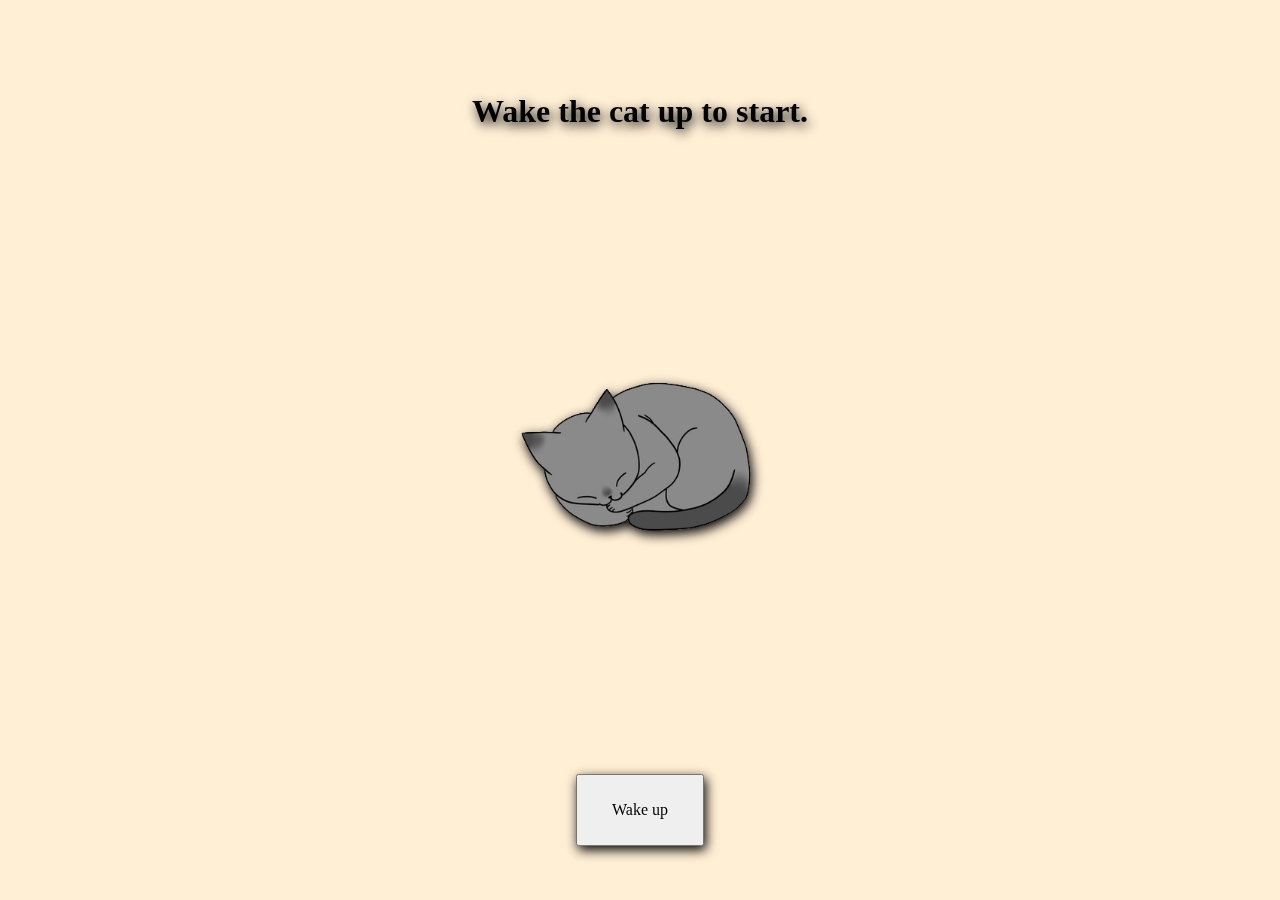
<file: index.html>
<html>
<head>
    <title>Loading</title>
    <meta http-equiv="refresh" content="0; url=Pages/Main/main.html" />
</head>

<body>
    <p><a href="Pages/Main/main.html">Redirect</a></p>
</body>
</html>
</file>
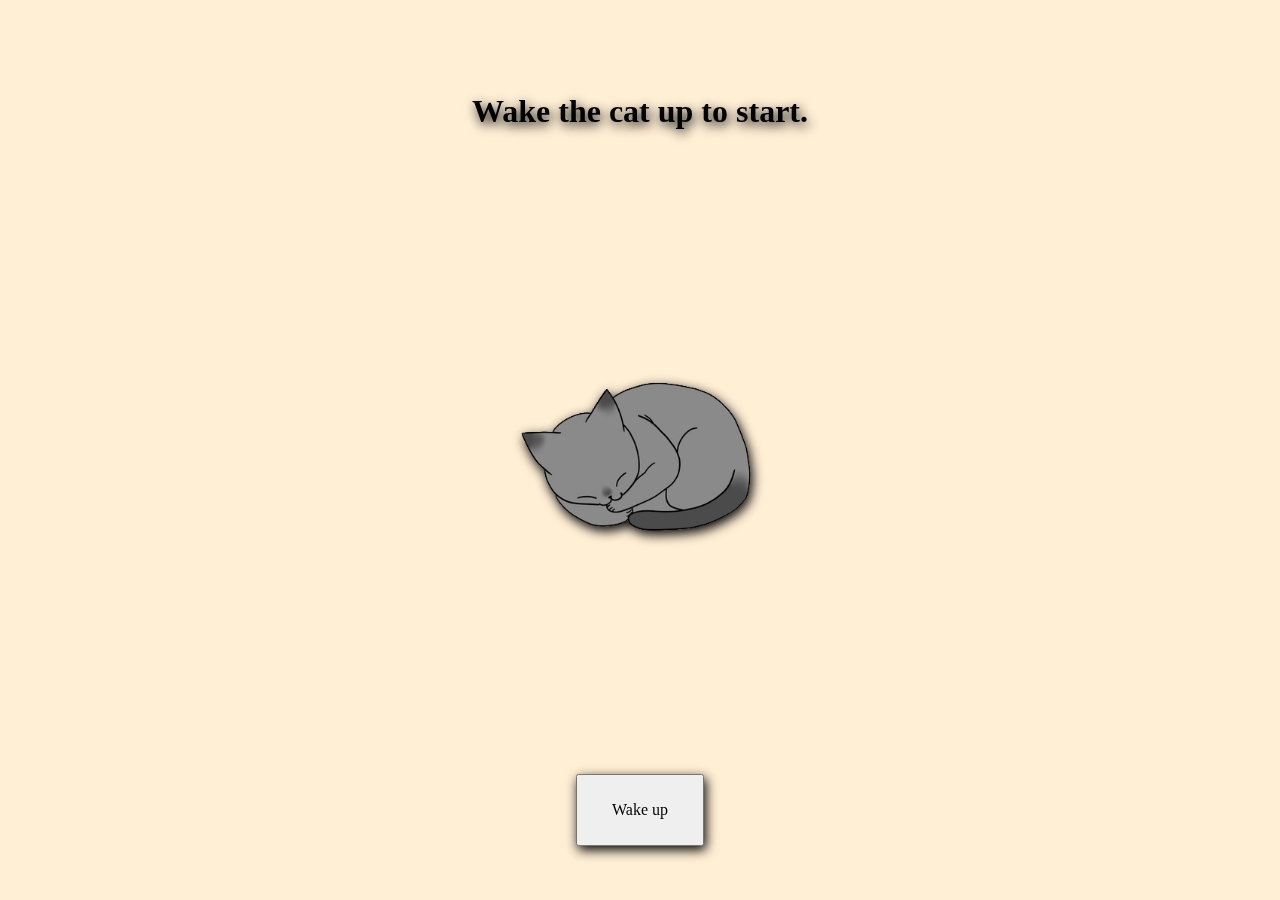
<file: Pages/Main/main.html>
<html>
<head>
    <title>Title</title>
    <link rel="icon" type="image/x-icon" href="../../Assets/Images/CatIcon.png">
    <link rel="stylesheet" type="text/css" href="main.css">
    <link rel="stylesheet" type="text/css" href="../../Assets/Styles/styles0.css">
</head>

<body>
    <script id="BirthdayBuddyScript" src="../../Assets/Modules/BirthdayBuddy/birthday_buddy.js"></script>
    <script id="InspectScript" src="../../Assets/Modules/Inspect/inspect.js"></script>
    <script id="CurtainScript" src="../../Assets/Modules/CurtainTransition/curtain_transition.js"></script>

    <div id="main" class="mainStuff">
        <h1 id="StartHint">Wake the cat up to start.</h1>
        <img id="SleepingCat" src="../../Assets/Images/SleepingCat.png" />
        <button id="WakeUpButton">Wake up</button>
        <audio id="WakeUpAttemptSound" style="display: none;" src="Audio/WakeUpAttempt.wav"></audio>
    </div>
    <div id="legal" class="mainStuff" hidden>
        <div class="bg-image"></div>
        <div class="container" style="height: 256px; width: 256px; top: 50%; left: 50%">
            <img id="Icon" src="../../Assets/Images/CatIcon.png" style="top: 20%; left: 50%;" />
            <div id="Items" class="flex-container">
                <button class="flex-item" id="ImageButton" onclick="OpenWaiver()">
                    <img id="WaiverIcon" src="Images/Waiver.png" />
                </button>
                <button class="flex-item" id="ImageButton" onclick="Start()">
                    <img id="PenIcon" src="Images/Pen.png" />
                </button>
            </div>
        </div>
    </div>

    <div class="nav-button left" id="leftNav" hidden>
        <span>&#10094;</span>
    </div>
    <div class="nav-button right" id="rightNav" hidden>
        <span>&#10095;</span>
    </div>
    <script src="main.js"></script>
</body>

</html>
</file>
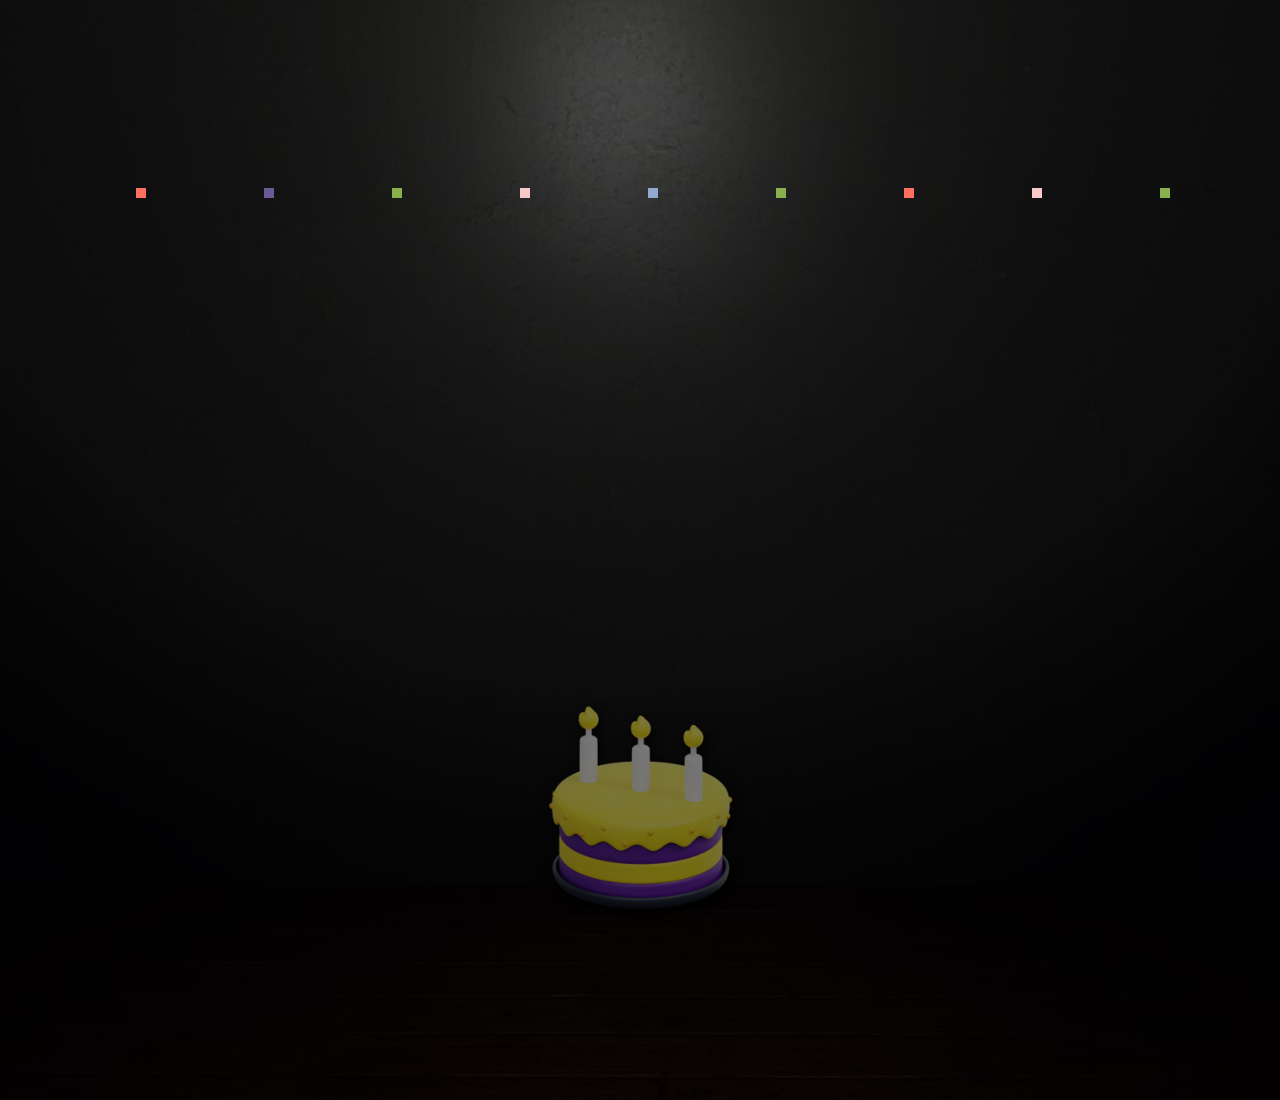
<file: Pages/MainBirthday/main_bday.htm>
<html>
<head>
    <title>Title</title>
    <link rel="icon" type="image/x-icon" href="../../Assets/Images/CatIcon.png">
    <link rel="stylesheet" type="text/css" href="main_bday.css">
    <link rel="stylesheet" type="text/css" href="confetti.css">
    <link rel="stylesheet" type="text/css" href="../../Assets/Styles/styles0.css">
    <script src="../../Assets/Modules/frame.js"></script>
</head>

<body>
    <script id="BirthdayBuddyScript" src="../../Assets/Modules/BirthdayBuddy/birthday_buddy.js"></script>
    <script id="InspectScript" src="../../Assets/Modules/Inspect/inspect.js"></script>
    <div id="main">
        <div class="confetti-container">
            <div class="confetti"></div>
            <div class="confetti"></div>
            <div class="confetti"></div>
            <div class="confetti"></div>
            <div class="confetti"></div>
            <div class="confetti"></div>
            <div class="confetti"></div>
            <div class="confetti"></div>
            <div class="confetti"></div>
            <div class="confetti"></div>
        </div>

        <audio loop autoplay id="ambient" src="Audio/ambient.wav"></audio>
        <audio volume=".25" id="light" src="Audio/lightSwitch.ogg"></audio>
        <audio id="vhs_audio" src="Audio/happybirthday_vhs_TEMP.ogg"></audio>
        <audio loop id="bday_instrumental" src="Audio/happybirthday_instrumental.wav"></audio>
        <div id="Items" class="flex-container">
            <button class="flex-item" id="ImageButton" onclick="makeWish()">
                <img id="CakeIcon" src="Images/Cake.png" />
            </button>
        </div>
    </div>
    <script src="main_bday.js"></script>
</body>
</html>
</file>
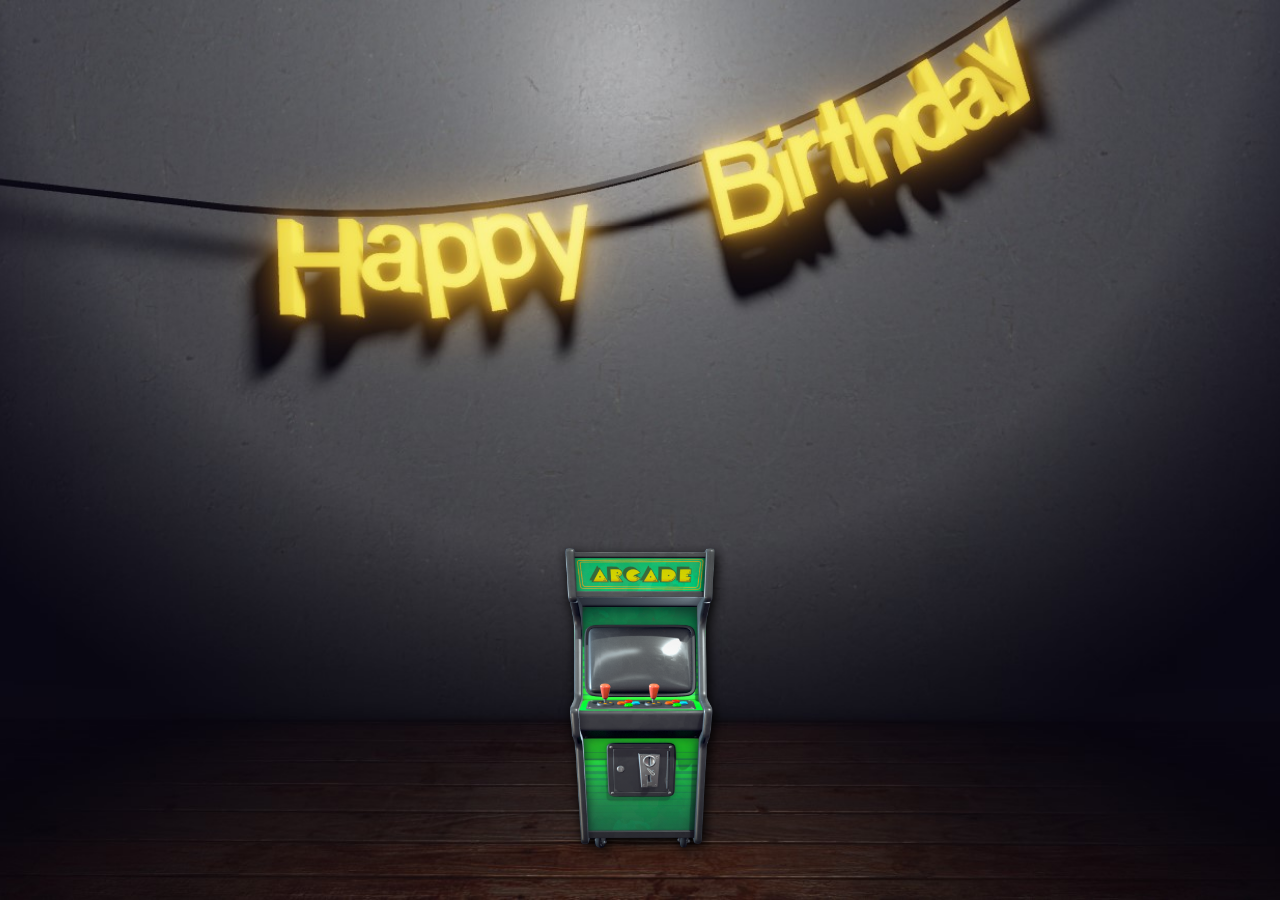
<file: Pages/Minigames/minigames.htm>
<html>
<head>
    <title>Title</title>
    <link rel="icon" type="image/x-icon" href="../../Assets/Images/CatIcon.png">
    <link rel="stylesheet" type="text/css" href="minigames.css">
    <link rel="stylesheet" type="text/css" href="../../Assets/Styles/styles0.css">
    <script src="../../Assets/Modules/frame.js"></script>
</head>

<body>
    <script id="BirthdayBuddyScript" src="../../Assets/Modules/BirthdayBuddy/birthday_buddy.js"></script>
    <script id="InspectScript" src="../../Assets/Modules/Inspect/inspect.js"></script>
    <div id="main">
        <audio autoplay loop id="bday_instrumental" src="Audio/happybirthday_instrumental.wav"></audio>
        <div id="Items" class="flex-container" style="height: 75%">
            <button class="flex-item" id="ImageButton" href="">
                <img class="ArcadeMachine" src="Images/ArcadeMachineGreen.png" />
            </button>
        </div>
    </div>
    <script src="minigames.js"></script>
</body>
</html>
</file>
<file: Pages/Main/main.css>
body {
    background-color: papayawhip;
}

#Title {
    color: papayawhip;
    -webkit-text-stroke-width: 5px;
    -webkit-text-stroke-color: burlywood;
    font-size: 7em;
    font-family: cursive;
    filter: drop-shadow(2px 4px 6px black);
}


#Icon {
    position: absolute;
    transform: translate(-50%, -50%);
    height: 50px;
    width: 50px;
    filter: drop-shadow(2px 4px 6px black);
}

#StartHint {
    font-family: FangSong;
    position: absolute;
    transform: translate(-50%, -50%);
    left: 50%;
    top: 10%;
    filter: drop-shadow(2px 4px 6px black);
}
#SleepingCat {
    position: absolute;
    transform: translate(-50%, -50%);
    height: 256px;
    width: 256px;
    left: 50%;
    top: 50%;
    filter: drop-shadow(2px 4px 6px black);
    animation: sleepingCatAnim 1s cubic-bezier(0.4, 0, 0.2, 1) infinite alternate;
}
@keyframes sleepingCatAnim {
    from {
        margin-top: 0px;
    }

    to {
        margin-top: -16px;
    }
}
@keyframes sleepingCatAttemptWakeUpAnim {
    from {
        margin-left: 0px;
    }

    to {
        margin-left: 8px;
    }
}
#WakeUpButton {
    font-family: FangSong;
    position: absolute;
    transform: translate(-50%, -50%);
    left: 50%;
    top: 90%;
    filter: drop-shadow(2px 4px 6px black);
    width: 10%;
    height: 8%;
    font-size: 1em;
}

#WaiverIcon {
    position: relative;
    height: 100px;
    width: 75px;
    filter: drop-shadow(2px 4px 6px black);
}

#PenIcon {
    position: relative;
    transform: scaleX(-1) rotate(-20deg);
    height: 75px;
    width: 37px;
    filter: drop-shadow(2px 4px 6px black);
}

#ContentsDiv {
    display: flex;
    margin: -8px;
    padding: 0;
}

.contet-iframe {
    position: fixed;
    overflow: scroll;
    width: 100%;
    height: 100%;
    background: none;
    border: none;
    outline: none;
}
</file>
<file: Assets/Styles/styles0.css>
.bg-image {
    background-image: url("../Images/Donut_Wallpaper.jpg");
    filter: blur(5px);
    position: absolute;
    height: 100%;
    width: 100%;
    margin: -10px;
    z-index: -1;
    background-size: contain;
    animation: moveBackground 20s linear infinite alternate;
}
@keyframes moveBackground {
    from {
        background-position: 0 0;
    }

    to {
        background-position: -100% 0;
    }
}

.flex-container {
    display: flex;
    width: 100%;
    height: 100%;
    align-items: center;
    justify-content: center;
    gap: 10px;
}

.flex-item {
    transition: scale 0.2s ease;
    display: flex;
    align-items: center;
    justify-content: center;
    margin-block-start: 25%;
}

    .flex-item:active {
        scale: 1.1;
    }

.container {
    background-color: papayawhip;
    border: 10px solid burlywood;
    border-radius: 25px;
    position: absolute;
    transform: translate(-50%, -50%);
    filter: drop-shadow(2px 4px 6px black);
}

.blur {
    position: fixed;
    width: 105%;
    height: 110%;
    margin: -2.5%;
    background-color: black;
    opacity: 0;
    transition: opacity linear 0.5s;
    filter: blur(5px);
}

.transition_fade {
    position: fixed;
    z-index: 111;
    top: 0%;
    width: 105%;
    height: 110%;
    margin: -2.5%;
    background-color: black;
    opacity: 0;
    transition: opacity linear 0.5s;
}
    .transition_fade.enter {
        opacity: 1;
    }

    .transition_fade.exit {
        opacity: 0;
    }

.ad {
    position: fixed;
    top: 0%;
    width: 100%;
    height: 100%;
    background: none;
    border: none;
    outline: none;
    z-index: 112;
}
.close-add-button {
    position: absolute;
    z-index: 112;
    top: 10px;
    right: 10px;
    background-color: rgba(255, 255, 255, 0.8);
    border: none;
    border-radius: 50%;
    width: 30px;
    height: 30px;
    display: flex;
    justify-content: center;
    align-items: center;
    cursor: pointer;
}

.nav-button {
    position: absolute;
    z-index: 5;
    top: 50%;
    transform: translateY(-50%);
    background-color: rgba(0, 0, 0, 0.5);
    color: white;
    border: none;
    cursor: pointer;
    padding: 15px;
    font-size: 24px;
    border-radius: 50%;
    user-select: none;
    transition: background-color 0.3s;
}

    .nav-button:hover {
        background-color: rgba(0, 0, 0, 0.7);
    }

    .nav-button.left {
        left: 20px;
    }

    .nav-button.right {
        right: 20px;
    }

    .nav-button span {
        display: block;
        pointer-events: none;
    }

#ImageButton {
    background: none;
    border: none;
    outline: none;
    cursor: pointer;
}
</file>
<file: Pages/MainBirthday/main_bday.css>
body {
    background-image: url("Images/Background.jpg");
    background-size: cover;
    background-position: 50%;
}

#CakeIcon {
    position: relative;
    height: 210px;
    width: 210px;
    filter: drop-shadow(2px 4px 6px black) brightness(.5);
}
</file>
<file: Pages/MainBirthday/confetti.css>
.confetti-container {
    position: fixed;
    width: 100%;
    height: 100%;
    pointer-events: none;
}

.confetti {
    position: absolute;
    width: 10px;
    height: 10px;
    background: #FF6F61;
    top: -20px;
    animation: fall 5s linear infinite;
}

    .confetti:nth-child(2n) {
        background: #6B5B95;
    }

    .confetti:nth-child(3n) {
        background: #88B04B;
    }

    .confetti:nth-child(4n) {
        background: #F7CAC9;
    }

    .confetti:nth-child(5n) {
        background: #92A8D1;
    }

    .confetti:nth-child(1) {
        left: 10%;
        animation-delay: 0s;
    }

    .confetti:nth-child(2) {
        left: 20%;
        animation-delay: 1s;
    }

    .confetti:nth-child(3) {
        left: 30%;
        animation-delay: 2s;
    }

    .confetti:nth-child(4) {
        left: 40%;
        animation-delay: 3s;
    }

    .confetti:nth-child(5) {
        left: 50%;
        animation-delay: 4s;
    }

    .confetti:nth-child(6) {
        left: 60%;
        animation-delay: 5s;
    }

    .confetti:nth-child(7) {
        left: 70%;
        animation-delay: 6s;
    }

    .confetti:nth-child(8) {
        left: 80%;
        animation-delay: 7s;
    }

    .confetti:nth-child(9) {
        left: 90%;
        animation-delay: 8s;
    }

    .confetti:nth-child(10) {
        left: 100%;
        animation-delay: 9s;
    }

@keyframes fall {
    0% {
        transform: translateY(0) rotate(0deg);
        opacity: 1;
    }

    100% {
        transform: translateY(100vh) rotate(360deg);
        opacity: 0;
    }
}
</file>
<file: Pages/Minigames/minigames.css>
body {
    background-image: url("Images/Background.jpg");
    background-size: cover;
    background-position: 50%;
}

.ArcadeMachine {
    position: relative;
    height: 300px;
    width: 150px;
    filter: drop-shadow(2px 4px 6px black);
}
</file>
